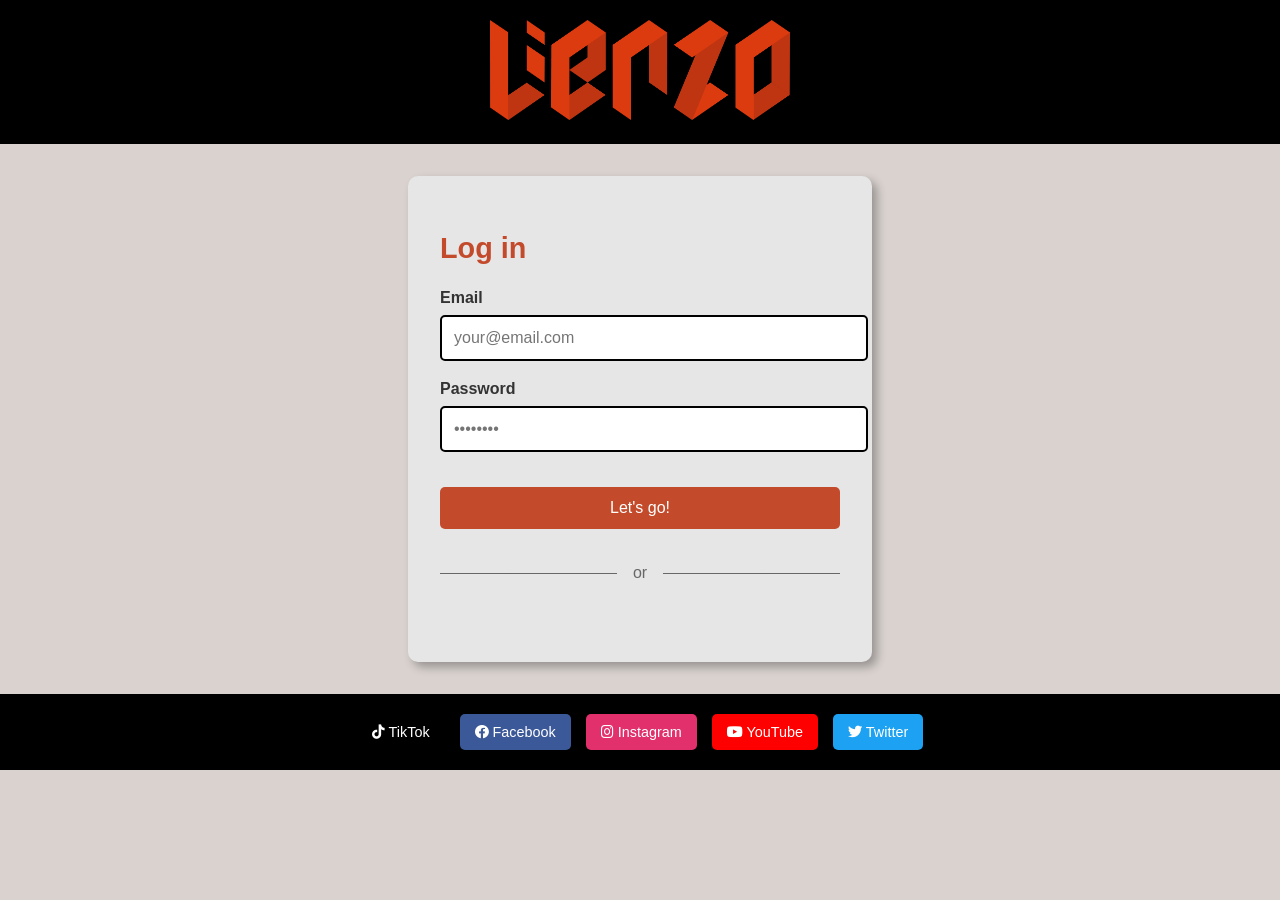
<file: index.html>
<!DOCTYPE html>
<html lang="en">
<head>
    <meta charset="UTF-8">
    <meta name="viewport" content="width=device-width, initial-scale=1.0">
    <title>Login - Lienzo</title>
    <link rel="stylesheet" href="Prototipo/css/index.css">
    <link rel="stylesheet" href="https://cdnjs.cloudflare.com/ajax/libs/font-awesome/6.0.0/css/all.min.css">
    <!-- Agrega el script de la API de Google -->
    <script src="https://accounts.google.com/gsi/client" async defer></script>
</head>
<body>
    <header class="header">
        <a href="https://www.lienzo.mx/es/inicio/">
            <img src="Prototipo/assets/img/logo.png" alt="Lienzo Logo" width="300" height="100">
        </a>
    </header>

    <main>
        <div class="login-container">
            <h2 class="title">Log in</h2>
            
            <form id="loginForm" class="login-form">
                <div class="form-group">
                    <label for="email">Email</label>
                    <input type="email" id="email" name="email" placeholder="your@email.com" required>
                </div>
                
                <div class="form-group">
                    <label for="password">Password</label>
                    <input type="password" id="password" name="password" placeholder="••••••••" required>
                </div>
                
                <button type="submit" class="btn-primary">Let's go!</button>
                
                <div class="divider">or</div>
                
                <div class="social-login">
                    <!-- Botón de Google -->
                    <div id="g_id_onload"
                         data-client_id="TU_CLIENT_ID_DE_GOOGLE.apps.googleusercontent.com"
                         data-context="signin"
                         data-ux_mode="popup"
                         data-callback="handleGoogleLogin"
                         data-auto_prompt="false">
                    </div>

                    <div class="g_id_signin"
                         data-type="standard"
                         data-shape="rectangular"
                         data-theme="filled_blue"
                         data-text="signin_with"
                         data-size="large"
                         data-logo_alignment="left">
                    </div>
                </div>
            </form>
        </div>
    </main>
    
    <footer>
        <div class="social-icons">
            <a href="https://www.tiktok.com/@lienzomx" class="tiktok"><i class="fab fa-tiktok"></i> TikTok</a>
            <a href="https://www.facebook.com/LienzoMexico/?locale=es_LA" class="facebook"><i class="fab fa-facebook"></i> Facebook</a>
            <a href="https://www.instagram.com/lienzomx/" class="instagram"><i class="fab fa-instagram"></i> Instagram</a>
            <a href="https://youtube.com/@lienzomxofficial?si=lKtZmG901C068jND" class="youtube"><i class="fab fa-youtube"></i> YouTube</a>
            <a href="https://twitter.com/LienzoMx" class="twitter"><i class="fab fa-twitter"></i> Twitter</a>
        </div>
    </footer>

    <script src="Prototipo/js/index.js" type="module"></script>
</body>
</html>
</file>
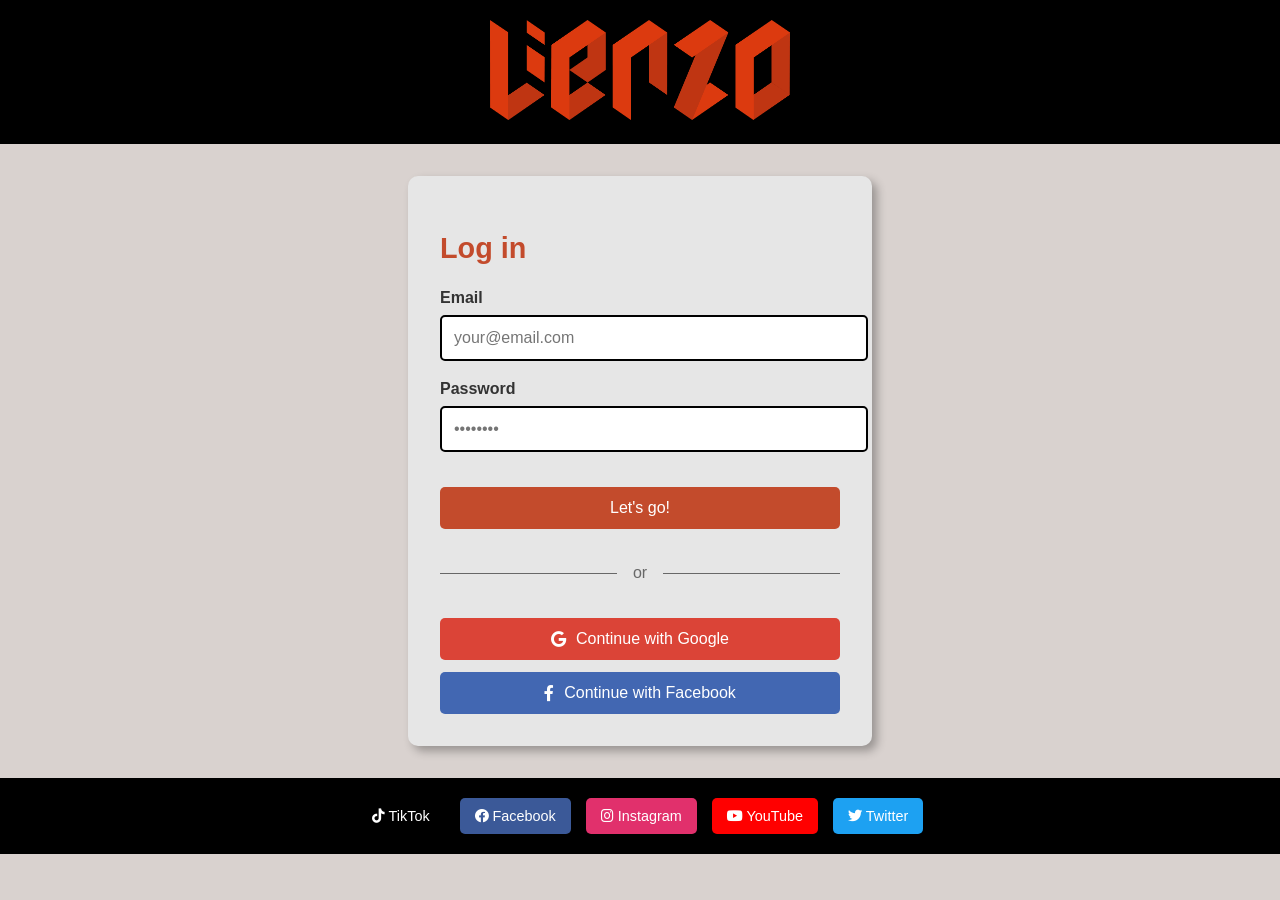
<file: Prototipo/html/index.html>
<!DOCTYPE html>
<html lang="en">
<head>
    <meta charset="UTF-8">
    <meta name="viewport" content="width=device-width, initial-scale=1.0">
    <title>Login - Lienzo</title>
    <link rel="stylesheet" href="../css/index.css">
    <link rel="stylesheet" href="https://cdnjs.cloudflare.com/ajax/libs/font-awesome/6.0.0/css/all.min.css">
</head>
<body>
    <header class="header">
        <a href="https://www.lienzo.mx/es/inicio/">
            <img src="../assets/img/logo.png" alt="Lienzo Logo" width="300" height="100">
        </a>
    </header>

    <main>
        <div class="login-container">
            <h2 class="title">Log in</h2>
            
            <form id="loginForm" class="login-form">
                <div class="form-group">
                    <label for="email">Email</label>
                    <input type="email" id="email" name="email" placeholder="your@email.com" required>
                </div>
                
                <div class="form-group">
                    <label for="password">Password</label>
                    <input type="password" id="password" name="password" placeholder="••••••••" required>
                </div>
                
                <button type="submit" class="btn-primary">Let's go!</button>
                
                <div class="divider">or</div>
                
                <div class="social-login">
                    <button type="button" id="googleLogin" class="social-btn google">
                        <i class="fab fa-google"></i> Continue with Google
                      </button>                      
                      <button type="button" id="facebookLogin" class="social-btn facebook">
                        <i class="fab fa-facebook-f"></i> Continue with Facebook
                      </button>
                      
                </div>
            </form>
        </div>
    </main>
    
    <footer>
        <div class="social-icons">
            <a href="https://www.tiktok.com/@lienzomx" class="tiktok"><i class="fab fa-tiktok"></i> TikTok</a>
            <a href="https://www.facebook.com/LienzoMexico/?locale=es_LA" class="facebook"><i class="fab fa-facebook"></i> Facebook</a>
            <a href="https://www.instagram.com/lienzomx/" class="instagram"><i class="fab fa-instagram"></i> Instagram</a>
            <a href="https://youtube.com/@lienzomxofficial?si=lKtZmG901C068jND" class="youtube"><i class="fab fa-youtube"></i> YouTube</a>
            <a href="https://twitter.com/LienzoMx" class="twitter"><i class="fab fa-twitter"></i> Twitter</a>
        </div>
    </footer>

    <script src="../js/index.js" type="module"></script>
</body>
</html>
</file>
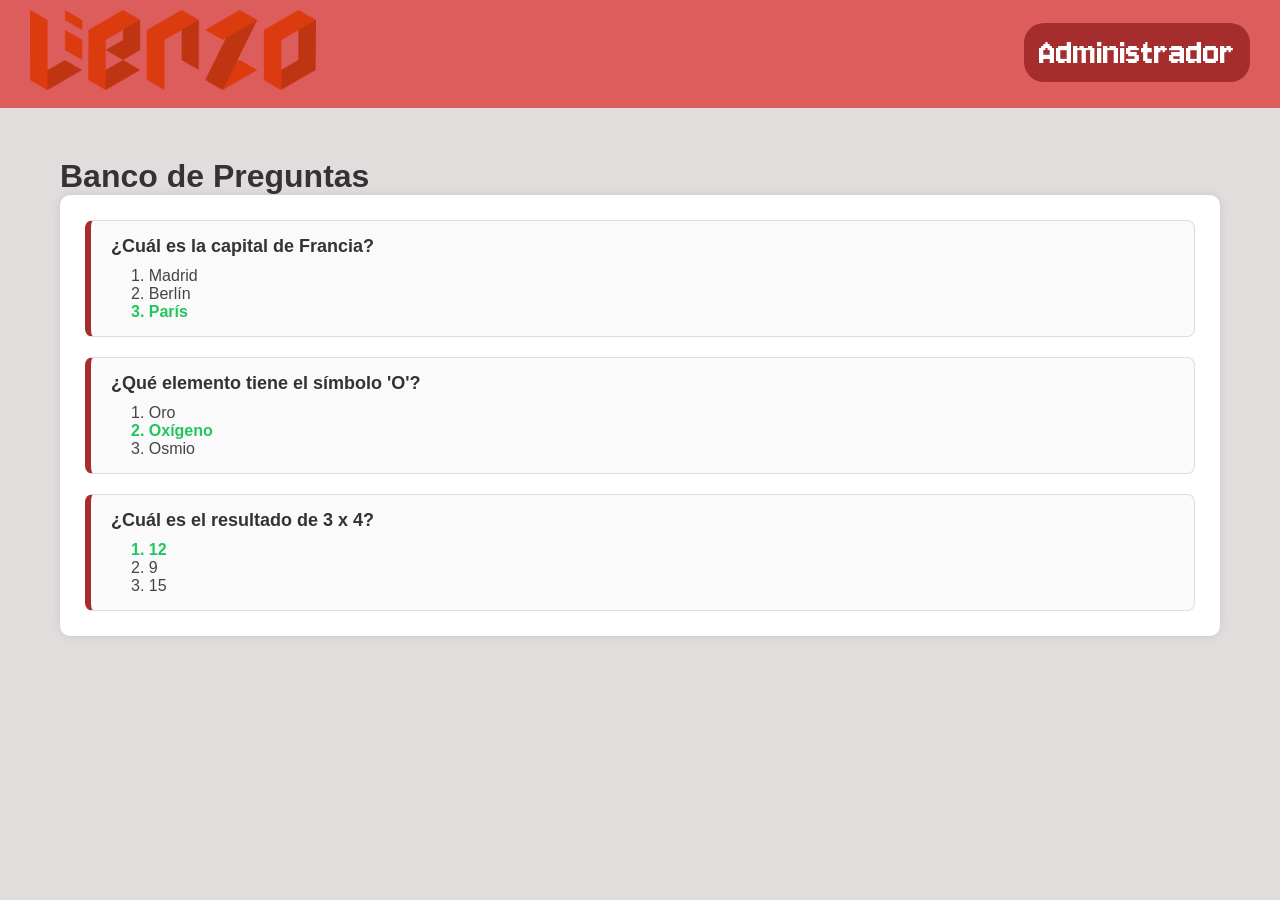
<file: Prototipo/html/banco_preguntas.html>
<!DOCTYPE html>
<html lang="es">
<head>
  <meta charset="UTF-8" />
  <meta name="viewport" content="width=device-width, initial-scale=1.0"/>
  <title>Banco de Preguntas</title>
  <link rel="stylesheet" href="../css/admin.css" />
  <link rel="stylesheet" href="../css/banco_preguntas.css" />
</head>
<body>
  <header class="brand-header">
    <div class="brand-logo-container">
      <img src="../assets/img/logo.png" alt="Lienzo Logo" />
    </div>
    <div class="admin-badge">Administrador</div>
  </header>

  <div class="admin-container">
    <h1>Banco de Preguntas</h1>

    <div class="admin-content">
      <div class="question-list" id="question-list">
        <!-- Las preguntas se insertan aquí dinámicamente -->
      </div>
    </div>
  </div>

  <script src="../js/banco_preguntas.js"></script>
</body>
</html>
</file>
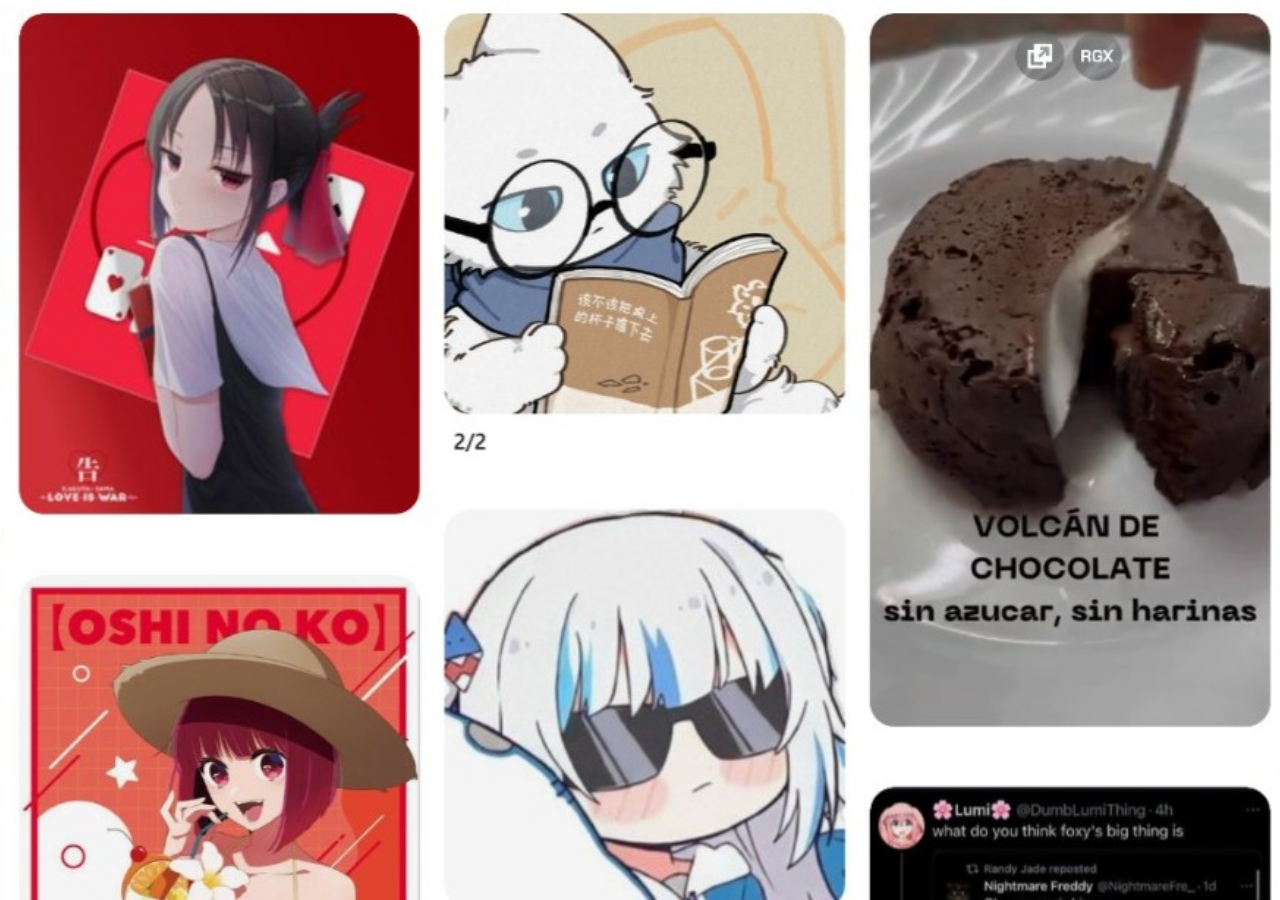
<file: Prototipo/html/galeria.html>
<!DOCTYPE html>
<html lang="es">
<head>
  <meta charset="UTF-8">
  <title>Imagen de fondo</title>
  <style>
    html, body {
      margin: 0;
      padding: 0;
      height: 100%;
    }

    body {
      background: url('../assets/img/alexPinterest.jpeg') no-repeat center center fixed;
      background-size: cover;
    }
  </style>
</head>
<body>
</body>
</html>
</file>
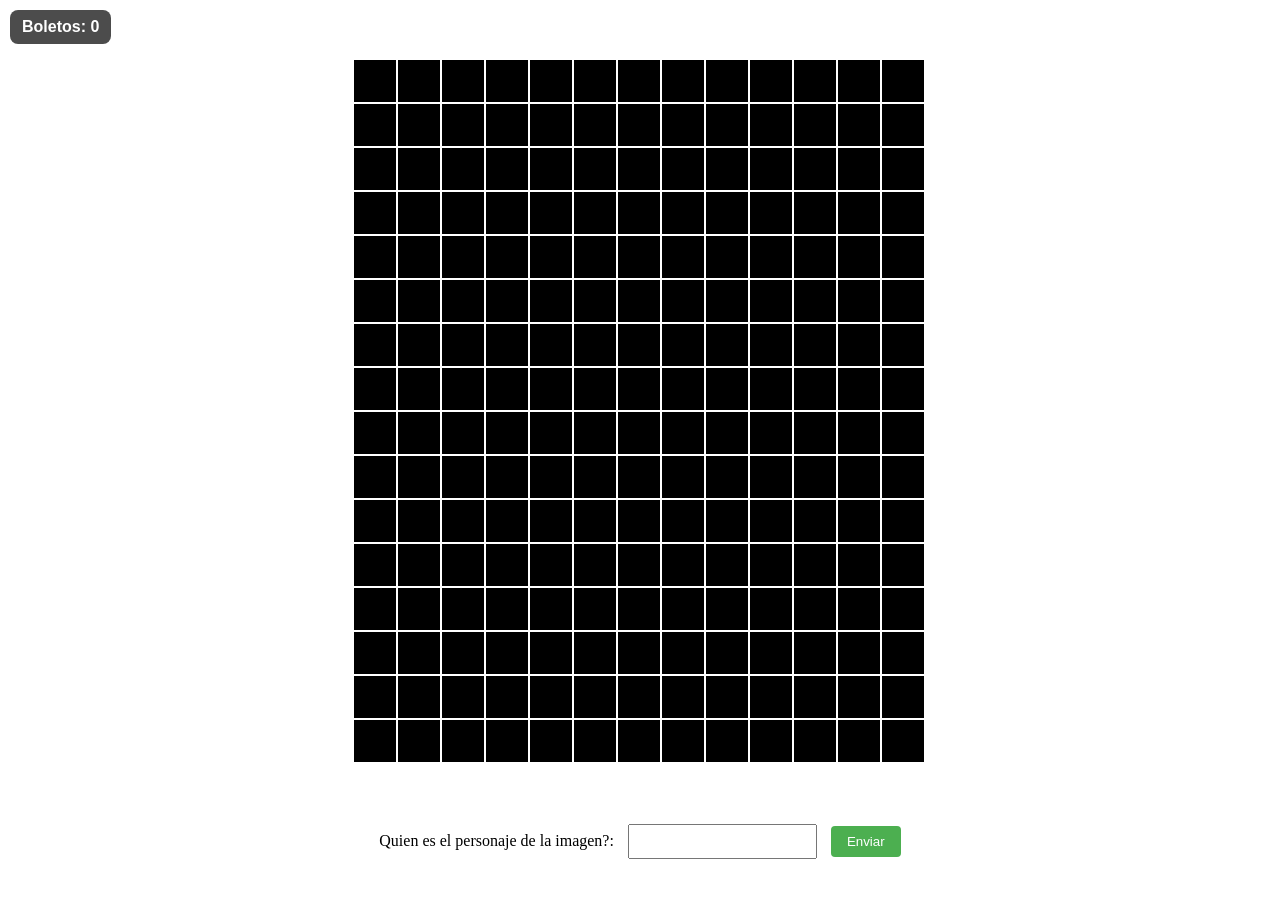
<file: Prototipo/html/indexGura.html>
<!DOCTYPE html>
<html lang="es">
<head>
    <meta charset="UTF-8">
    <meta name="viewport" content="width=device-width, initial-scale=1.0">
    <title>Lienzo</title>
    <link rel="stylesheet" href="../css/styles.css">
</head>
<body>
    <div class="grid" id="imageGrid"></div>
    <div id="ticketCounter">Boletos: 0</div>
    <style>
        #ticketCounter {
            position: fixed;
            top: 10px;
            left: 10px;
            background-color: rgba(0, 0, 0, 0.7);
            color: white;
            padding: 8px 12px;
            border-radius: 8px;
            font-weight: bold;
            font-family: sans-serif;
            z-index: 1000;
        }
    </style>
    
    <div class="input-container">
        <label for="userInput">Quien es el personaje de la imagen?:</label>
        <input type="text" id="userInput">
        <button id="submitButton">Enviar</button>
    </div>

    <script src="../js/script.js"></script>
</body>
</html>
</file>
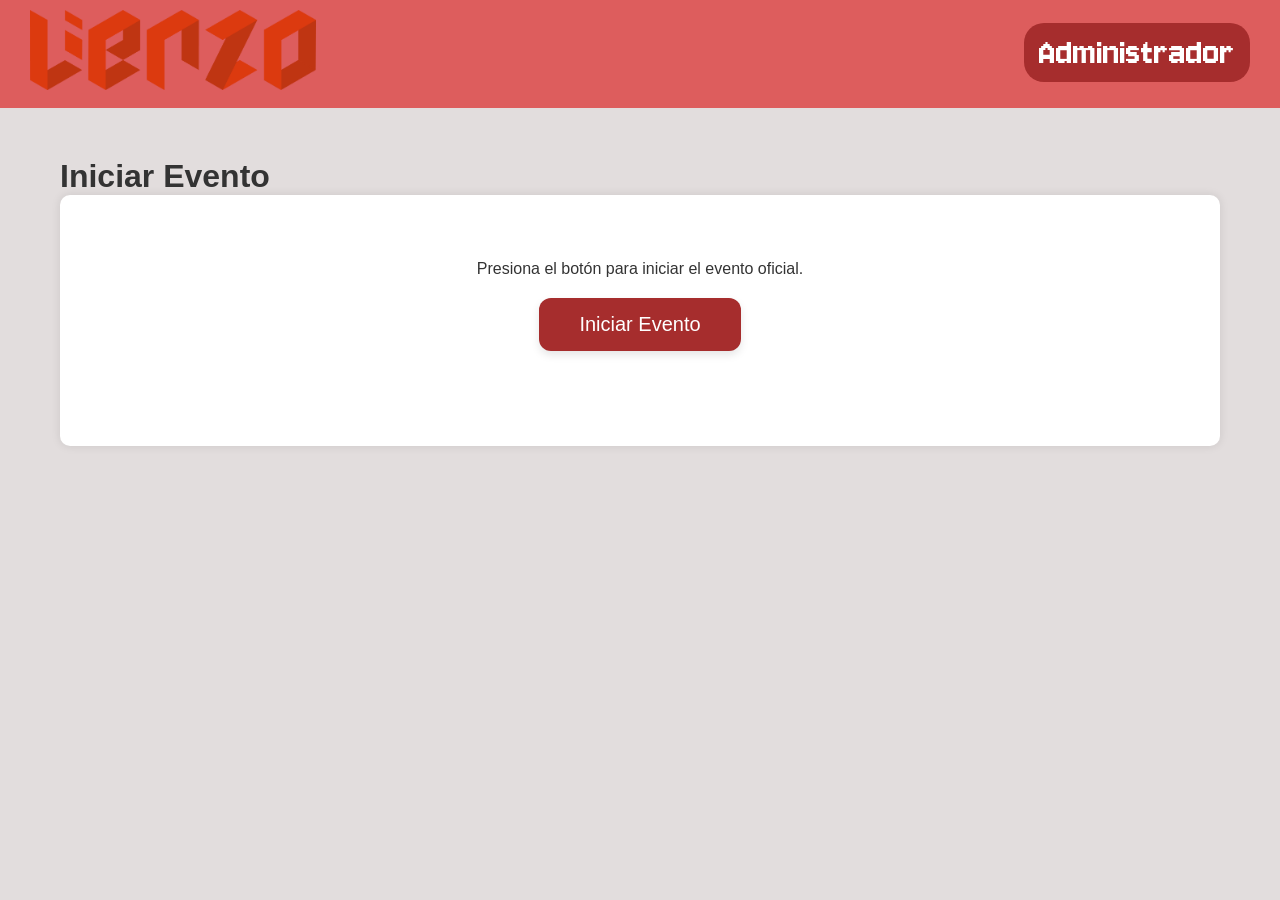
<file: Prototipo/html/iniciarevento.html>
<!DOCTYPE html>
<html lang="es">
<head>
  <meta charset="UTF-8" />
  <meta name="viewport" content="width=device-width, initial-scale=1.0"/>
  <title>Iniciar Evento</title>
  <link rel="stylesheet" href="../css/admin.css" />
  <link rel="stylesheet" href="../css/iniciar_evento.css" />
</head>
<body>
  <header class="brand-header">
    <div class="brand-logo-container">
      <img src="../assets/img/logo.png" alt="Lienzo Logo" />
    </div>
    <div class="admin-badge">Administrador</div>
  </header>

  <div class="admin-container">
    <h1>Iniciar Evento</h1>

    <div class="admin-content">
      <div class="start-event-container">
        <p>Presiona el botón para iniciar el evento oficial.</p>
        <button id="start-event-btn" class="start-btn">Iniciar Evento</button>
        <p id="start-message" class="start-message"></p>
      </div>
    </div>
  </div>

  <script src="../js/iniciar_evento.js"></script>
</body>
</html>
</file>
<file: Prototipo/css/index.css>
/* login.css - Versión mejorada */
@font-face {
    font-family: 'OpenMine';
    src: url('../assets/fonts/OpenMine.ttf') format('truetype');
}

:root {
    --primary-color: #c34b2c;
    --secondary-color: #000;
    --background-color: #d9d2cf;
    --container-bg: #e6e6e6;
    --text-color: #333;
}

body {
    background-color: var(--background-color);
    font-family: 'Jersey10-Regular', sans-serif;
    margin: 0;
    padding: 0;
    min-height: 100vh;
    display: flex;
    flex-direction: column;
}

.header {
    background-color: var(--secondary-color);
    padding: 20px 0;
    text-align: center;
}

.login-container {
    background-color: var(--container-bg);
    padding: 2rem;
    border-radius: 10px;
    box-shadow: 5px 5px 10px rgba(0, 0, 0, 0.3);
    width: 90%;
    max-width: 400px;
    margin: 2rem auto;
}

.title {
    color: var(--primary-color);
    margin-bottom: 1.5rem;
    font-size: 1.8rem;
}

.login-form {
    display: flex;
    flex-direction: column;
    gap: 1.2rem;
}

.form-group {
    display: flex;
    flex-direction: column;
    gap: 0.5rem;
    text-align: left;
}

.form-group label {
    font-weight: bold;
    color: var(--text-color);
}

input {
    width: 100%;
    padding: 12px;
    border: 2px solid var(--secondary-color);
    border-radius: 5px;
    font-size: 1rem;
    transition: border 0.3s ease;
}

input:focus {
    border-color: var(--primary-color);
    outline: none;
}

.btn-primary {
    background-color: var(--primary-color);
    color: white;
    font-size: 1rem;
    border: none;
    padding: 12px;
    border-radius: 5px;
    cursor: pointer;
    transition: background 0.3s;
    margin-top: 1rem;
}

.btn-primary:hover {
    background-color: #a33d24;
}

.divider {
    display: flex;
    align-items: center;
    gap: 1rem;
    margin: 1rem 0;
    color: var(--text-color);
    opacity: 0.7;
}

.divider::before,
.divider::after {
    content: "";
    flex: 1;
    height: 1px;
    background: currentColor;
}

.social-login {
    display: flex;
    flex-direction: column;
    gap: 0.8rem;
}

.social-btn {
    display: flex;
    align-items: center;
    justify-content: center;
    gap: 10px;
    width: 100%;
    padding: 12px;
    border: none;
    border-radius: 5px;
    font-size: 1rem;
    cursor: pointer;
    transition: transform 0.2s, opacity 0.2s;
}

.social-btn:hover {
    transform: translateY(-2px);
    opacity: 0.9;
}

.social-btn.google {
    background-color: #DB4437;
    color: white;
}

.social-btn.facebook {
    background-color: #4267B2;
    color: white;
}

/* Footer styles (manteniendo tu diseño) */
.social-icons {
    display: flex;
    justify-content: center;
    flex-wrap: wrap;
    gap: 15px;
    padding: 20px;
    background-color: var(--secondary-color);
    margin-top: auto;
}

.social-icons a {
    color: white;
    padding: 10px 15px;
    border-radius: 5px;
    text-decoration: none;
    transition: transform 0.3s;
    font-size: 0.9rem;
}

.social-icons a:hover {
    transform: scale(1.05);
}

.tiktok { background-color: #000; }
.facebook { background-color: #3b5998; }
.instagram { background-color: #e1306c; }
.youtube { background-color: #ff0000; }
.twitter { background-color: #1da1f2; }

/* Responsive adjustments */
@media (max-width: 600px) {
    .login-container {
        padding: 1.5rem;
        width: 85%;
    }
    
    .social-icons {
        flex-direction: column;
        align-items: center;
        gap: 10px;
    }
}
</file>
<file: Prototipo/css/admin.css>
/* Reset básico */
* {
    margin: 0;
    padding: 0;
    box-sizing: border-box;
  }
  
  body {
    font-family: 'Segoe UI', Tahoma, Geneva, Verdana, sans-serif;
    background-color: #E2DDDD;
    color: #333;
  }
  
  /* Header de la marca */
  .brand-header {
    display: flex;
    justify-content: space-between;
    align-items: center;
    background-color: #DD5D5D;
    padding: 10px 30px;
    border-bottom: 4px solid #DD5D5D;
  }
  
  .brand-logo-container img {
    max-height: 80px;
  }
  
  /* Badge de admin */
  .admin-badge {
    background-color: #A62D2D;
    color: white;
    font-family: 'Jersey10-Regular';
    padding: 8px 15px;
    border-radius: 20px;
    font-size: 40px;
  }
  
  /* Contenedor principal admin */
  .admin-container {
    max-width: 1200px;
    margin: 30px auto;
    padding: 20px;
  }
  
  /* Menú de botones */
  .admin-menu {
    display: flex;
    gap: 15px;
    margin-bottom: 30px;
    flex-wrap: wrap;
    margin-top: 25px;
  }
  
  .admin-btn {
    background-color: #333;
    color: white;
    border: none;
    padding: 12px 25px;
    border-radius: 8px;
    cursor: pointer;
    font-size: 16px;
    transition: all 0.3s ease;
  }
  
  .admin-btn:hover {
    background-color: #867d7d;
    transform: scale(1.05);
  }
  
  /* Área de contenido dinámico */
  .admin-content {
    background: white;
    padding: 25px;
    border-radius: 10px;
    box-shadow: 0 0 10px rgba(0,0,0,0.1);
  }
  
  /* Secciones individuales dentro del contenido */
  .admin-section {
    margin-bottom: 20px;
    padding: 15px;
    border: 1px solid #ddd;
    border-radius: 5px;
    background-color: #fafafa;
  }
  
  .admin-section h3 {
    margin-top: 0;
    color: #444;
  }

  @font-face {
    font-family: 'Jersey10-Regular';
    src: url('../assets/fonts/Jersey10-Regular.ttf');
    font-weight: normal;
    font-style: normal;
  }
</file>
<file: Prototipo/css/banco_preguntas.css>
.question-list {
    display: flex;
    flex-direction: column;
    gap: 20px;
  }
  
  .question-card {
    background-color: #fafafa;
    padding: 15px 20px;
    border: 1px solid #ddd;
    border-left: 6px solid #A62D2D;
    border-radius: 8px;
  }
  
  .question-text {
    font-size: 18px;
    font-weight: bold;
    color: #333;
    margin-bottom: 10px;
  }
  
  .option {
    margin-left: 20px;
    font-size: 16px;
    color: #444;
  }
  
  .correct {
    color: #22c55e;
    font-weight: bold;
  }
</file>
<file: Prototipo/css/styles.css>
.grid {
    display: grid;
    gap: 2px;
    margin: 20px auto;
}

.locked {
    filter: brightness(0);
    cursor: pointer;
    transition: filter 0.3s ease;
}

.unlocked {
    filter: brightness(1);
    cursor: pointer;
    transition: filter 0.3s ease;
}

.input-container {
    margin: 20px;
    text-align: center;
}

#userInput {
    padding: 8px;
    margin: 0 10px;
}

#submitButton {
    padding: 8px 16px;
    background-color: #4CAF50;
    color: white;
    border: none;
    border-radius: 4px;
    cursor: pointer;
}

#submitButton:hover {
    background-color: #45a049;
}

.permanently-unlocked {
    pointer-events: none;
}

.input-container {
    transition: opacity 0.5s ease;
}

.input-container.hidden {
    opacity: 0;
    pointer-events: none;
}

.grid-cell {
    transition: transform 0.3s ease, filter 0.3s ease;
    transform-origin: center;
    position: relative;
    z-index: 1;
}

.grid-cell:hover {
    transform: scale(1.5);
    z-index: 10;
}

.grid-cell.permanently-unlocked {
    pointer-events: none;
}

#imageGrid {
    margin: 40px auto;
    padding: 20px;
    overflow: visible;
}

.grid-cell:hover {
    box-shadow: 0 0 15px rgba(0, 0, 0, 0.5);
}
/*Get add. base de datos */
</file>
<file: Prototipo/css/iniciar_evento.css>
.start-event-container {
    display: flex;
    flex-direction: column;
    align-items: center;
    justify-content: center;
    padding: 40px 20px;
    gap: 20px;
    text-align: center;
  }
  
  .start-btn {
    background-color: #A62D2D;
    color: white;
    padding: 15px 40px;
    border: none;
    font-size: 20px;
    border-radius: 12px;
    cursor: pointer;
    transition: all 0.3s ease;
    box-shadow: 0 4px 8px rgba(0,0,0,0.1);
  }
  
  .start-btn:hover {
    background-color: #871f1f;
    transform: scale(1.05);
  }
  
  .start-message {
    margin-top: 10px;
    font-size: 16px;
    color: #22c55e;
    font-weight: bold;
  }
</file>
